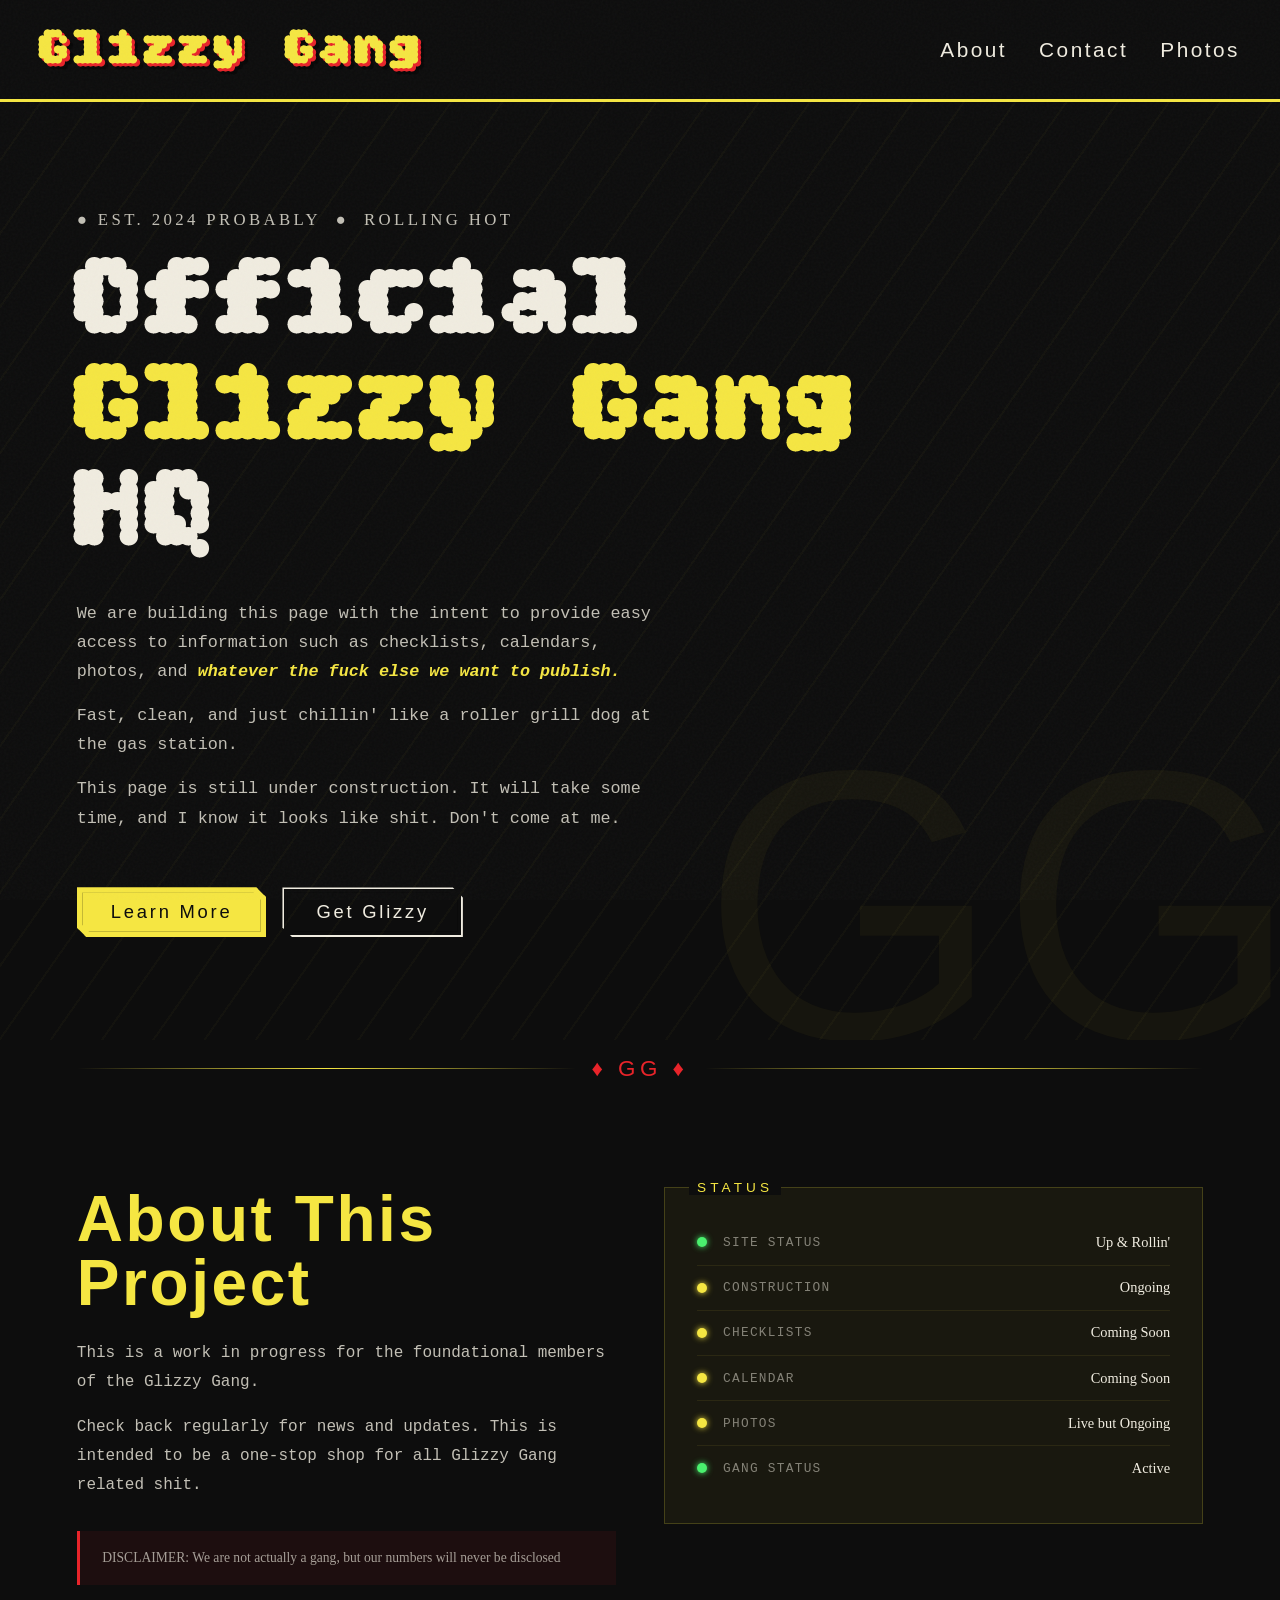
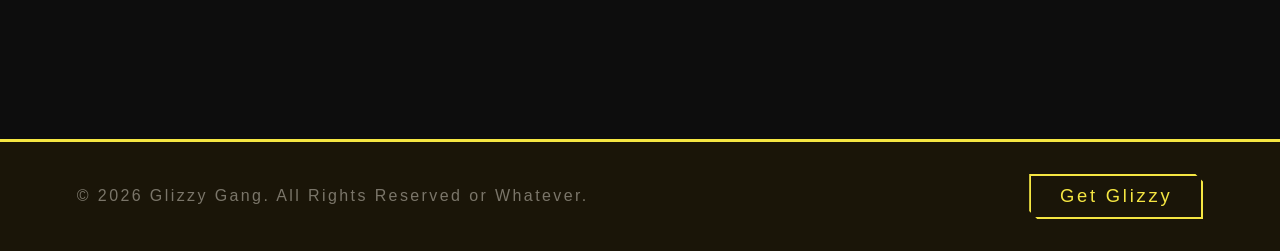
<file: index.html>
<!DOCTYPE html>
<html lang="en">
<head>
    <meta charset="UTF-8">
    <meta name="viewport" content="width=device-width, initial-scale=1.0">
    <title>Glizzy Gang</title>
    <link rel="preconnect" href="https://fonts.googleapis.com">
<link rel="preconnect" href="https://fonts.gstatic.com" crossorigin>
<link href="https://fonts.googleapis.com/css2?family=Bitcount+Grid+Double:wght@100..900&display=swap" rel="stylesheet">

    <style>
        :root {
            --yellow: #f5e642;
            --red: #e8242a;
            --black: #0d0d0d;
            --off-white: #f0ece0;
            --grease: #1a1508;
        }

        * {
            margin: 0;
            padding: 0;
            box-sizing: border-box;
        }

        html {
            scroll-behavior: smooth;
        }

        body {
            background-color: var(--black);
            color: var(--off-white);
            font-family: 'Special Elite', monospace;
            overflow-x: hidden;
            cursor: crosshair;
        }

        /* === GRAIN OVERLAY === */
        body::before {
            content: '';
            position: fixed;
            inset: 0;
            background-image: url("data:image/svg+xml,%3Csvg viewBox='0 0 512 512' xmlns='http://www.w3.org/2000/svg'%3E%3Cfilter id='noise'%3E%3CfeTurbulence type='fractalNoise' baseFrequency='0.75' numOctaves='4' stitchTiles='stitch'/%3E%3C/filter%3E%3Crect width='100%25' height='100%25' filter='url(%23noise)' opacity='0.08'/%3E%3C/svg%3E");
            pointer-events: none;
            z-index: 9999;
            opacity: 0.4;
        }

        /* === HEADER === */
        header {
            display: flex;
            align-items: center;
            justify-content: space-between;
            padding: 1.2rem 2.5rem;
            border-bottom: 3px solid var(--yellow);
            background: var(--black);
            position: sticky;
            top: 0;
            z-index: 100;
        }

        header h1 {
            font-family: 'Bitcount Grid Double', sans-serif;
            font-size: clamp(2rem, 5vw, 3.2rem);
            letter-spacing: 0.08em;
            color: var(--yellow);
            text-shadow: 3px 3px 0 var(--red), 6px 6px 0 rgba(0,0,0,0.4);
            animation: flicker 6s infinite;
        }

        @keyframes flicker {
            0%, 95%, 100% { opacity: 1; }
            96% { opacity: 0.7; }
            97% { opacity: 1; }
            98% { opacity: 0.5; }
            99% { opacity: 1; }
        }

        nav {
            display: flex;
            gap: 2rem;
        }

        nav a {
            font-family: 'Bebas Neue', sans-serif;
            font-size: 1.3rem;
            letter-spacing: 0.12em;
            color: var(--off-white);
            text-decoration: none;
            position: relative;
            transition: color 0.2s;
        }

        nav a::after {
            content: '';
            position: absolute;
            bottom: -3px;
            left: 0;
            width: 0;
            height: 2px;
            background: var(--red);
            transition: width 0.25s ease;
        }

        nav a:hover {
            color: var(--yellow);
        }

        nav a:hover::after {
            width: 100%;
        }

        /* === HERO === */
        .hero {
            min-height: 90vh;
            display: flex;
            flex-direction: column;
            justify-content: center;
            padding: clamp(3rem, 8vw, 7rem) clamp(1.5rem, 6vw, 5rem);
            position: relative;
            overflow: hidden;
        }

        /* diagonal stripe background */
        .hero::before {
            content: '';
            position: absolute;
            inset: 0;
            background: repeating-linear-gradient(
                -55deg,
                transparent,
                transparent 40px,
                rgba(245, 230, 66, 0.028) 40px,
                rgba(245, 230, 66, 0.028) 42px
            );
            pointer-events: none;
        }

        /* big decorative number */
        .hero::after {
            content: 'GG';
            position: absolute;
            right: -0.05em;
            bottom: -0.15em;
            font-family: 'Bebas Neue', sans-serif;
            font-size: clamp(12rem, 30vw, 26rem);
            color: rgba(245, 230, 66, 0.04);
            line-height: 1;
            pointer-events: none;
            user-select: none;
        }

        .hero-tag {
            font-family: 'Permanent Marker', cursive;
            font-size: clamp(0.8rem, 2vw, 1rem);
            color: var(--red);
            letter-spacing: 0.2em;
            text-transform: uppercase;
            margin-bottom: 1rem;
            animation: slideIn 0.6s ease both;
        }

        .hero h2 {
            font-family: 'Bitcount Grid Double', sans-serif;
            font-size: clamp(3rem, 9vw, 8rem);
            line-height: 0.92;
            letter-spacing: 0.02em;
            color: var(--off-white);
            max-width: 14ch;
            margin-bottom: 2rem;
            animation: slideIn 0.7s ease 0.1s both;
        }

        .hero h2 span {
            color: var(--yellow);
            display: block;
        }

        .hero-body {
            max-width: 600px;
            animation: slideIn 0.7s ease 0.2s both;
        }

        .hero p {
            font-size: clamp(0.9rem, 1.8vw, 1.05rem);
            line-height: 1.75;
            color: rgba(240, 236, 224, 0.8);
            margin-bottom: 0.9rem;
        }

        .hero p strong {
            color: var(--yellow);
            font-style: italic;
        }

        .hero-actions {
            margin-top: 2.5rem;
            display: flex;
            gap: 1rem;
            flex-wrap: wrap;
            animation: slideIn 0.7s ease 0.3s both;
        }

        .btn {
            display: inline-block;
            font-family: 'Bebas Neue', sans-serif;
            font-size: 1.15rem;
            letter-spacing: 0.15em;
            padding: 0.75rem 2rem;
            background: var(--yellow);
            color: var(--black);
            text-decoration: none;
            border: 2px solid var(--yellow);
            position: relative;
            transition: all 0.18s ease;
            clip-path: polygon(0 0, calc(100% - 10px) 0, 100% 10px, 100% 100%, 10px 100%, 0 calc(100% - 10px));
        }

        .btn::before {
            content: '';
            position: absolute;
            inset: 3px;
            border: 1px solid rgba(0,0,0,0.2);
            clip-path: polygon(0 0, calc(100% - 8px) 0, 100% 8px, 100% 100%, 8px 100%, 0 calc(100% - 8px));
            pointer-events: none;
        }

        .btn:hover {
            background: var(--red);
            border-color: var(--red);
            color: var(--off-white);
            transform: translate(-2px, -2px);
            box-shadow: 4px 4px 0 var(--yellow);
        }

        .btn-ghost {
            background: transparent;
            color: var(--off-white);
            border-color: var(--off-white);
        }

        .btn-ghost:hover {
            background: var(--off-white);
            color: var(--black);
            box-shadow: 4px 4px 0 rgba(240, 236, 224, 0.3);
        }

        /* === DIVIDER === */
        .divider {
            display: flex;
            align-items: center;
            gap: 1rem;
            padding: 0 clamp(1.5rem, 6vw, 5rem);
            margin: 1rem 0;
        }

        .divider-line {
            flex: 1;
            height: 1px;
            background: linear-gradient(90deg, transparent, var(--yellow), transparent);
        }

        .divider-icon {
            font-family: 'Bebas Neue', sans-serif;
            font-size: 1.4rem;
            color: var(--red);
            letter-spacing: 0.2em;
        }

        /* === MAIN CONTENT === */
        .content {
            padding: clamp(3rem, 7vw, 6rem) clamp(1.5rem, 6vw, 5rem);
            display: grid;
            grid-template-columns: 1fr 1fr;
            gap: 3rem;
            align-items: start;
        }

        @media (max-width: 700px) {
            .content { grid-template-columns: 1fr; }
        }

        .content-left {
            animation: slideIn 0.6s ease 0.1s both;
        }

        .content h3 {
            font-family: 'Bebas Neue', sans-serif;
            font-size: clamp(2.5rem, 5vw, 4rem);
            color: var(--yellow);
            line-height: 1;
            margin-bottom: 1.5rem;
            letter-spacing: 0.04em;
        }

        .content p {
            font-size: 1rem;
            line-height: 1.8;
            color: rgba(240, 236, 224, 0.8);
            margin-bottom: 1rem;
        }

        .disclaimer {
            margin-top: 2rem;
            padding: 1rem 1.4rem;
            border-left: 3px solid var(--red);
            background: rgba(232, 36, 42, 0.07);
            font-family: 'Permanent Marker', cursive;
            font-size: 0.85rem;
            color: rgba(240, 236, 224, 0.65);
            line-height: 1.6;
        }

        /* === STATUS CARD === */
        .status-card {
            background: rgba(245, 230, 66, 0.05);
            border: 1px solid rgba(245, 230, 66, 0.2);
            padding: 2rem;
            position: relative;
            animation: slideIn 0.6s ease 0.2s both;
        }

        .status-card::before {
            content: 'STATUS';
            position: absolute;
            top: -0.6em;
            left: 1.5rem;
            font-family: 'Bebas Neue', sans-serif;
            font-size: 0.85rem;
            letter-spacing: 0.3em;
            background: var(--black);
            padding: 0 0.5rem;
            color: var(--yellow);
        }

        .status-item {
            display: flex;
            align-items: center;
            gap: 1rem;
            padding: 0.85rem 0;
            border-bottom: 1px solid rgba(245, 230, 66, 0.08);
            font-size: 0.95rem;
        }

        .status-item:last-child {
            border-bottom: none;
        }

        .status-dot {
            width: 10px;
            height: 10px;
            border-radius: 50%;
            flex-shrink: 0;
        }

        .dot-red { background: var(--red); box-shadow: 0 0 6px var(--red); }
        .dot-yellow {
            background: var(--yellow);
            box-shadow: 0 0 6px var(--yellow);
            animation: pulse 2s infinite;
        }
        .dot-green { background: #4af06e; box-shadow: 0 0 6px #4af06e; }

        @keyframes pulse {
            0%, 100% { opacity: 1; }
            50% { opacity: 0.4; }
        }

        .status-label {
            color: rgba(240, 236, 224, 0.5);
            font-size: 0.8rem;
            letter-spacing: 0.1em;
            text-transform: uppercase;
        }

        .status-value {
            margin-left: auto;
            font-family: 'Permanent Marker', cursive;
            font-size: 0.9rem;
            color: var(--off-white);
        }

        /* === FOOTER === */
        footer {
            margin-top: 4rem;
            padding: 2rem clamp(1.5rem, 6vw, 5rem);
            border-top: 3px solid var(--yellow);
            display: flex;
            align-items: center;
            justify-content: space-between;
            flex-wrap: wrap;
            gap: 1rem;
            background: var(--grease);
        }

        footer p {
            font-family: 'Bebas Neue', sans-serif;
            font-size: 1rem;
            letter-spacing: 0.15em;
            color: rgba(240, 236, 224, 0.45);
        }

        .email-btn {
            display: inline-block;
            font-family: 'Bebas Neue', sans-serif;
            font-size: 1.15rem;
            letter-spacing: 0.15em;
            padding: 0.6rem 1.8rem;
            background: transparent;
            color: var(--yellow);
            text-decoration: none;
            border: 2px solid var(--yellow);
            transition: all 0.18s ease;
            clip-path: polygon(0 0, calc(100% - 8px) 0, 100% 8px, 100% 100%, 8px 100%, 0 calc(100% - 8px));
        }

        .email-btn:hover {
            background: var(--yellow);
            color: var(--black);
        }

        /* === ANIMATIONS === */
        @keyframes slideIn {
            from {
                opacity: 0;
                transform: translateY(22px);
            }
            to {
                opacity: 1;
                transform: translateY(0);
            }
        }

        /* === SCROLLBAR === */
        ::-webkit-scrollbar { width: 6px; }
        ::-webkit-scrollbar-track { background: var(--black); }
        ::-webkit-scrollbar-thumb { background: var(--yellow); }
    </style>
</head>
<body>

    <header>
        <h1>Glizzy Gang</h1>
        <nav>
            <a href="#about">About</a>
            <a href="#contact">Contact</a>
            <a href="photos.html">Photos</a>
        </nav>
    </header>

    <section class="hero">
        <p class="hero-tag">&#9679; Est. 2024 probably &nbsp;&#9679;&nbsp; Rolling Hot</p>
        <h2>Official <span>Glizzy Gang</span> HQ</h2>
        <div class="hero-body">
            <p>We are building this page with the intent to provide easy access to information such as checklists, calendars, photos, and <strong>whatever the fuck else we want to publish.</strong></p>
            <p>Fast, clean, and just chillin' like a roller grill dog at the gas station.</p>
            <p>This page is still under construction. It will take some time, and I know it looks like shit. Don't come at me.</p>
        </div>
        <div class="hero-actions">
            <a href="#about" class="btn">Learn More</a>
            <a href="#contact" class="btn btn-ghost">Get Glizzy</a>
        </div>
        </section>

    <div class="divider">
        <div class="divider-line"></div>
        <span class="divider-icon">&#9830; GG &#9830;</span>
        <div class="divider-line"></div>
    </div>

    <main class="content" id="about">
        <div class="content-left">
            <h3>About This Project</h3>
            <p>This is a work in progress for the foundational members of the Glizzy Gang.</p>
            <p>Check back regularly for news and updates. This is intended to be a one-stop shop for all Glizzy Gang related shit.</p>
            <div class="disclaimer">
                DISCLAIMER: We are not actually a gang, but our numbers will never be disclosed
            </div>
        </div>

        <div class="status-card">
            <div class="status-item">
                <div class="status-dot dot-green"></div>
                <span class="status-label">Site Status</span>
                <span class="status-value">Up & Rollin'</span>
            </div>
            <div class="status-item">
                <div class="status-dot dot-yellow"></div>
                <span class="status-label">Construction</span>
                <span class="status-value">Ongoing</span>
            </div>
            <div class="status-item">
                <div class="status-dot dot-yellow"></div>
                <span class="status-label">Checklists</span>
                <span class="status-value">Coming Soon</span>
            </div>
            <div class="status-item">
                <div class="status-dot dot-yellow"></div>
                <span class="status-label">Calendar</span>
                <span class="status-value">Coming Soon</span>
            </div>
            <div class="status-item">
                <div class="status-dot dot-yellow"></div>
                <span class="status-label">Photos</span>
                <span class="status-value">Live but Ongoing</span>
            </div>
            <div class="status-item">
                <div class="status-dot dot-green"></div>
                <span class="status-label">Gang Status</span>
                <span class="status-value">Active</span>
            </div>
        </div>
    </main>

    <footer id="contact">
        <p>&copy; 2026 Glizzy Gang. All Rights Reserved or Whatever.</p>
        <p><a href="mailto:info@glizzygang.club" class="email-btn">Get Glizzy</a></p>
    </footer>

</body>
</html>
</file>
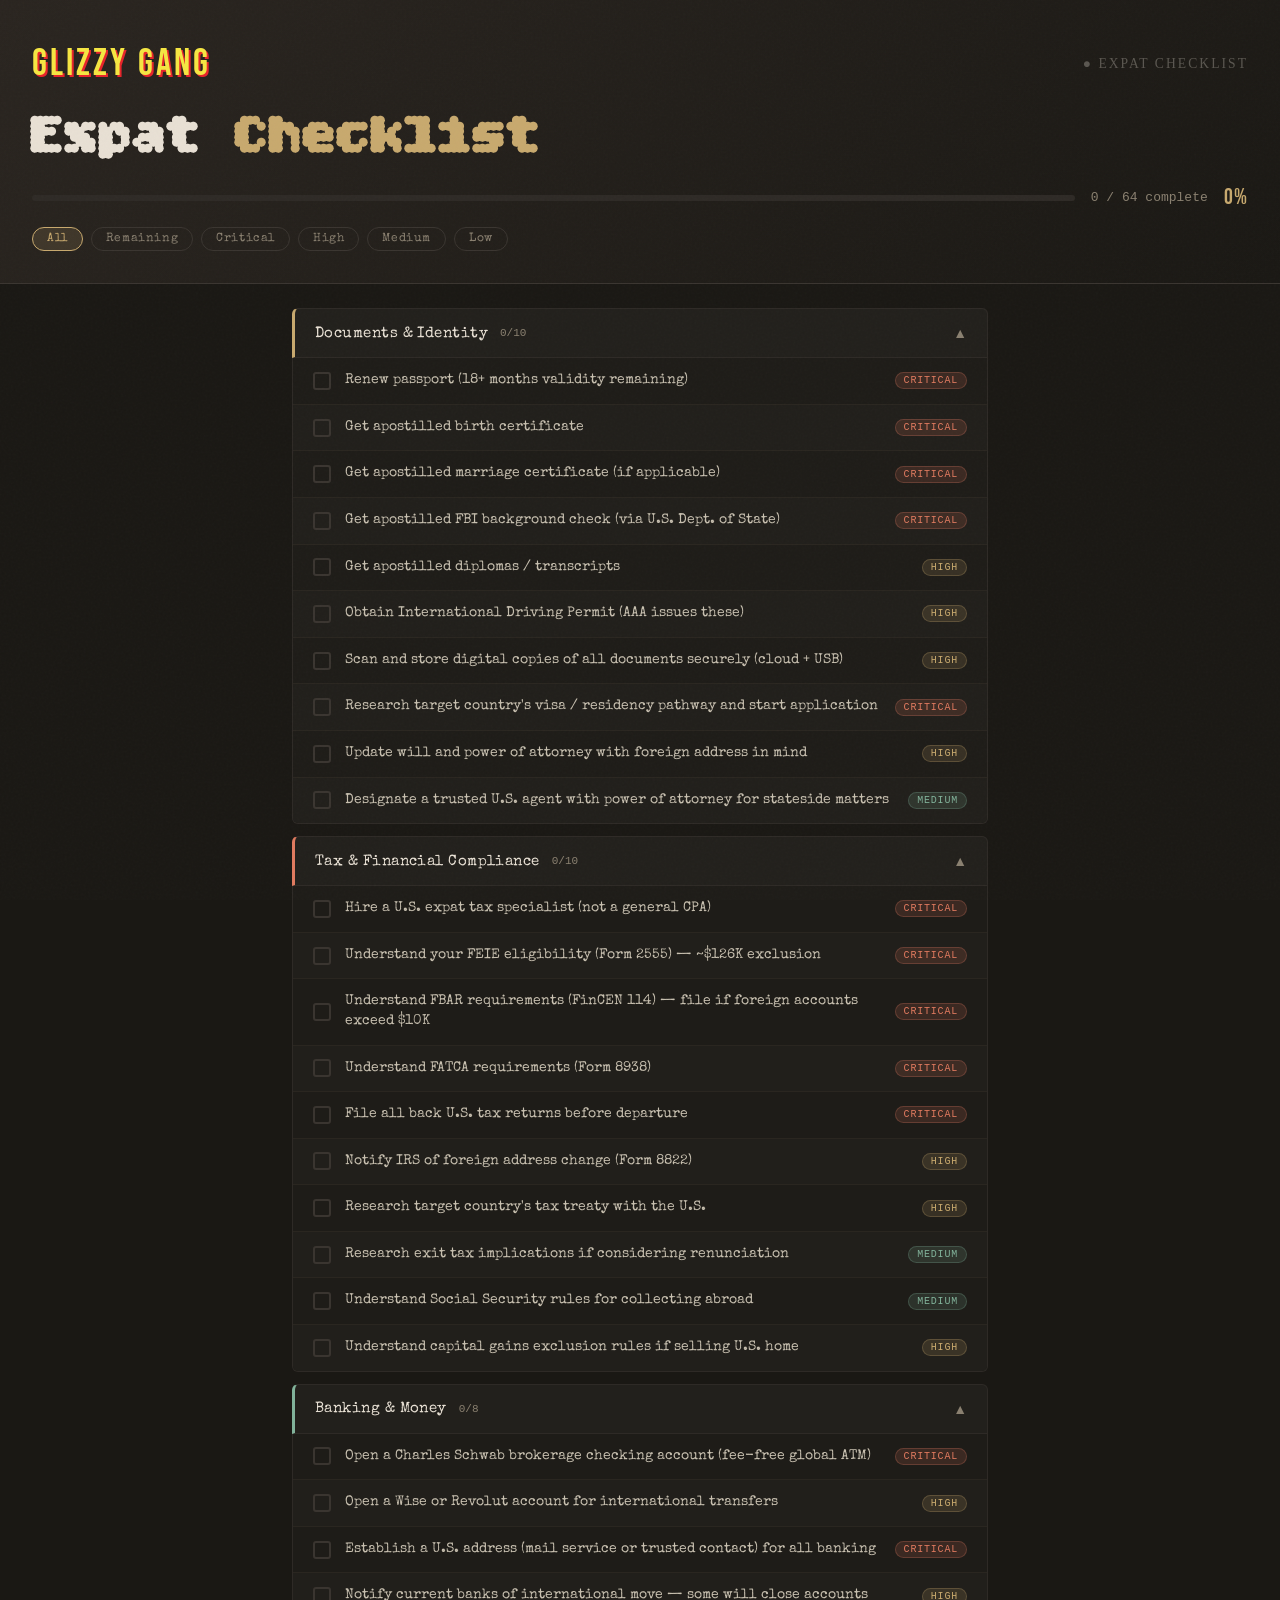
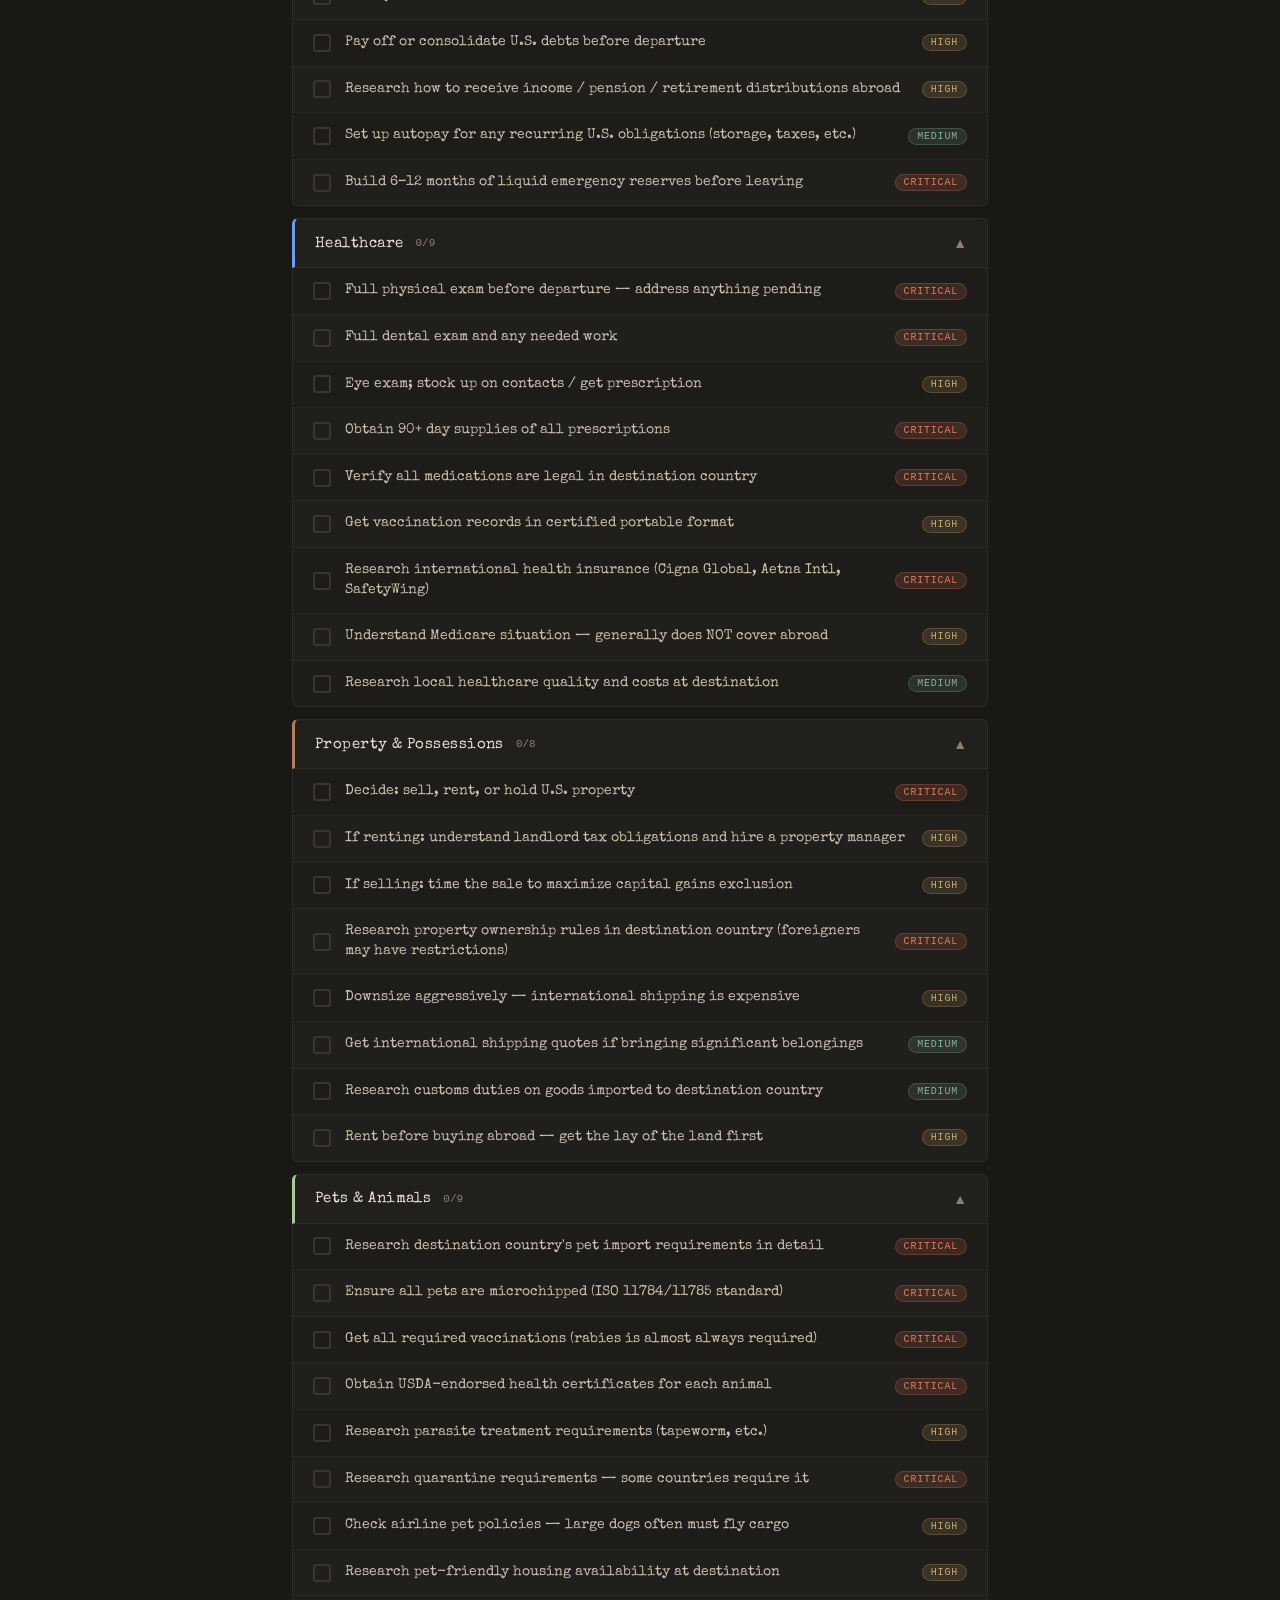
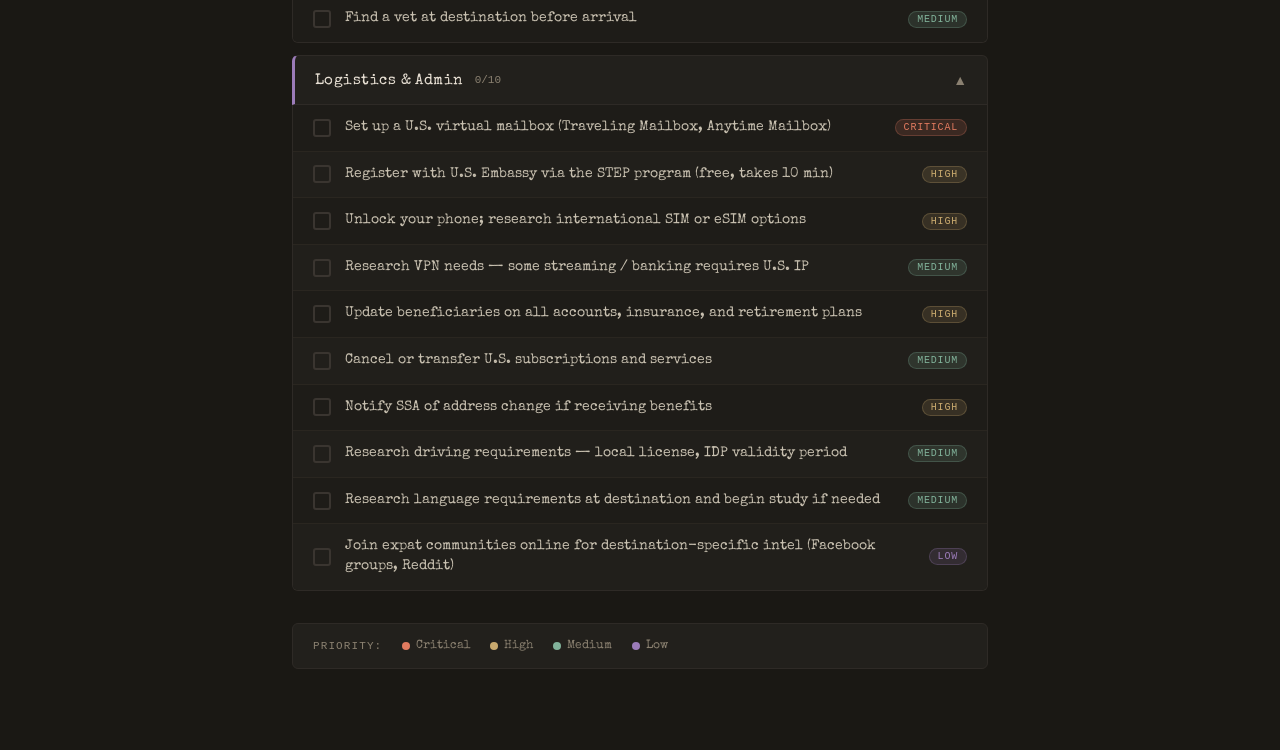
<file: checklist.html>
<!DOCTYPE html>
<html lang="en">
<head>
    <meta charset="UTF-8">
    <meta name="viewport" content="width=device-width, initial-scale=1.0">
    <title>Expat Checklist — Glizzy Gang</title>
    <meta name="robots" content="noindex, nofollow">
    <link rel="preconnect" href="https://fonts.googleapis.com">
    <link rel="preconnect" href="https://fonts.gstatic.com" crossorigin>
    <link href="https://fonts.googleapis.com/css2?family=Bebas+Neue&family=Special+Elite&family=Permanent+Marker&display=swap" rel="stylesheet">
    <link href="https://fonts.googleapis.com/css2?family=Bitcount+Grid+Double:wght@100..900&display=swap" rel="stylesheet">

    <style>
        * { margin: 0; padding: 0; box-sizing: border-box; }
        html { scroll-behavior: smooth; }

        body {
            min-height: 100vh;
            background: #1a1814;
            color: #e8e0d4;
            font-family: 'Special Elite', Georgia, serif;
        }

        body::before {
            content: '';
            position: fixed;
            inset: 0;
            background-image: url("data:image/svg+xml,%3Csvg viewBox='0 0 512 512' xmlns='http://www.w3.org/2000/svg'%3E%3Cfilter id='noise'%3E%3CfeTurbulence type='fractalNoise' baseFrequency='0.75' numOctaves='4' stitchTiles='stitch'/%3E%3C/filter%3E%3Crect width='100%25' height='100%25' filter='url(%23noise)' opacity='0.08'/%3E%3C/svg%3E");
            pointer-events: none;
            z-index: 9999;
            opacity: 0.3;
        }

        /* === STICKY HEADER === */
        .top-header {
            background: linear-gradient(135deg, #2a2520 0%, #1a1814 100%);
            border-bottom: 1px solid #3a3530;
            padding: 40px 32px 32px;
            position: sticky;
            top: 0;
            z-index: 100;
        }

        .site-nav {
            display: flex;
            align-items: center;
            justify-content: space-between;
            margin-bottom: 24px;
        }

        .site-nav a {
            font-family: 'Bebas Neue', sans-serif;
            font-size: clamp(1.6rem, 4vw, 2.4rem);
            letter-spacing: 0.08em;
            color: #f5e642;
            text-decoration: none;
            text-shadow: 2px 2px 0 #e8242a;
        }

        .site-nav span {
            font-family: 'Permanent Marker', cursive;
            font-size: 0.85rem;
            color: rgba(232, 224, 212, 0.3);
            letter-spacing: 0.15em;
        }

        .header-title {
            font-family: 'Bitcount Grid Double', monospace;
            font-size: clamp(2rem, 6vw, 3.5rem);
            color: #e8e0d4;
            line-height: 0.95;
            margin-bottom: 20px;
        }

        .header-title span { color: #c8a96e; }

        /* Progress bar */
        .progress-row {
            display: flex;
            align-items: center;
            gap: 16px;
            margin-bottom: 16px;
        }

        .progress-bar-track {
            flex: 1;
            height: 6px;
            background: #2e2a26;
            border-radius: 3px;
            overflow: hidden;
        }

        .progress-bar-fill {
            height: 100%;
            background: linear-gradient(90deg, #c8a96e, #81b29a);
            border-radius: 3px;
            transition: width 0.3s ease;
        }

        .progress-label {
            font-family: monospace;
            font-size: 13px;
            color: #8a8070;
            white-space: nowrap;
        }

        .progress-pct {
            font-family: 'Bebas Neue', sans-serif;
            font-size: 1.4rem;
            color: #c8a96e;
            letter-spacing: 0.05em;
            white-space: nowrap;
        }

        /* Filter buttons */
        .filters {
            display: flex;
            gap: 8px;
            flex-wrap: wrap;
        }

        .filter-btn {
            padding: 5px 14px;
            border-radius: 20px;
            font-family: 'Special Elite', serif;
            font-size: 12px;
            cursor: pointer;
            letter-spacing: 0.05em;
            text-transform: capitalize;
            transition: all 0.15s;
            border: 1px solid #3a3530;
            background: transparent;
            color: #8a8070;
        }

        .filter-btn.active {
            border-color: #c8a96e;
            background: rgba(200,169,110,0.15);
            color: #c8a96e;
        }

        /* === SECTIONS === */
        .sections {
            max-width: 760px;
            margin: 0 auto;
            padding: 24px 32px 80px;
        }

        .section {
            margin-bottom: 12px;
        }

        .section-header {
            width: 100%;
            display: flex;
            align-items: center;
            justify-content: space-between;
            padding: 16px 20px;
            background: #22201c;
            border: 1px solid #2e2a26;
            border-radius: 6px 6px 0 0;
            cursor: pointer;
            color: #e8e0d4;
            text-align: left;
            transition: background 0.15s;
        }

        .section-header.collapsed {
            border-radius: 6px;
        }

        .section-header:hover { background: #272420; }

        .section-header-left {
            display: flex;
            align-items: center;
            gap: 12px;
        }

        .section-title {
            font-family: 'Special Elite', serif;
            font-size: 15px;
            font-weight: normal;
            letter-spacing: 0.03em;
        }

        .section-count {
            font-family: monospace;
            font-size: 11px;
            color: #8a8070;
        }

        .section-count.complete { color: #81b29a; }

        .section-arrow {
            color: #8a8070;
            font-size: 14px;
        }

        /* Items */
        .section-items {
            border: 1px solid #2e2a26;
            border-top: none;
            border-radius: 0 0 6px 6px;
            overflow: hidden;
        }

        .section-items.hidden { display: none; }

        .item {
            display: flex;
            align-items: center;
            gap: 14px;
            padding: 13px 20px;
            border-bottom: 1px solid #2a2620;
            cursor: pointer;
            transition: background 0.1s;
        }

        .item:last-child { border-bottom: none; }
        .item:hover { background: rgba(200,169,110,0.05) !important; }
        .item.even { background: #1e1c18; }
        .item.odd { background: #211f1b; }
        .item.done { background: rgba(129,178,154,0.04) !important; }

        .checkbox {
            width: 18px;
            height: 18px;
            border-radius: 3px;
            border: 2px solid #3a3530;
            background: transparent;
            flex-shrink: 0;
            display: flex;
            align-items: center;
            justify-content: center;
            transition: all 0.15s;
        }

        .checkbox.checked {
            border-color: #81b29a;
            background: #81b29a;
        }

        .checkbox.checked::after {
            content: '✓';
            color: #1a1814;
            font-size: 11px;
            font-weight: bold;
        }

        .item-text {
            font-family: 'Special Elite', serif;
            font-size: 14px;
            color: #c8c0b0;
            flex: 1;
            line-height: 1.4;
            transition: color 0.15s;
        }

        .item-text.done {
            color: #5a5650;
            text-decoration: line-through;
        }

        .priority-badge {
            font-size: 10px;
            padding: 2px 8px;
            border-radius: 10px;
            letter-spacing: 0.08em;
            text-transform: uppercase;
            flex-shrink: 0;
            font-family: monospace;
        }

        /* === LEGEND === */
        .legend {
            margin-top: 32px;
            padding: 16px 20px;
            background: #22201c;
            border-radius: 6px;
            border: 1px solid #2e2a26;
            display: flex;
            gap: 20px;
            flex-wrap: wrap;
            align-items: center;
        }

        .legend-label {
            font-size: 11px;
            color: #8a8070;
            letter-spacing: 0.1em;
            text-transform: uppercase;
            font-family: monospace;
        }

        .legend-item {
            display: flex;
            align-items: center;
            gap: 6px;
        }

        .legend-dot {
            width: 8px;
            height: 8px;
            border-radius: 50%;
        }

        .legend-item span {
            font-size: 12px;
            color: #8a8070;
            font-family: 'Special Elite', serif;
        }

        ::-webkit-scrollbar { width: 6px; }
        ::-webkit-scrollbar-track { background: #1a1814; }
        ::-webkit-scrollbar-thumb { background: #c8a96e; }
    </style>
</head>
<body>

<div class="top-header">
    <div class="site-nav">
        <a href="index.html">Glizzy Gang</a>
        <span>&#9679; EXPAT CHECKLIST</span>
    </div>
    <h1 class="header-title">Expat <span>Checklist</span></h1>
    <div class="progress-row">
        <div class="progress-bar-track">
            <div class="progress-bar-fill" id="progressFill" style="width:0%"></div>
        </div>
        <span class="progress-label" id="progressLabel">0 / 0 complete</span>
        <span class="progress-pct" id="progressPct">0%</span>
    </div>
    <div class="filters" id="filters">
        <button class="filter-btn active" data-filter="all">All</button>
        <button class="filter-btn" data-filter="remaining">Remaining</button>
        <button class="filter-btn" data-filter="critical">Critical</button>
        <button class="filter-btn" data-filter="high">High</button>
        <button class="filter-btn" data-filter="medium">Medium</button>
        <button class="filter-btn" data-filter="low">Low</button>
    </div>
</div>

<div class="sections" id="sections"></div>

<script>
const sections = [
  { id: "documents", title: "Documents & Identity", color: "#c8a96e", items: [
    { id: "d1", text: "Renew passport (18+ months validity remaining)", priority: "critical" },
    { id: "d2", text: "Get apostilled birth certificate", priority: "critical" },
    { id: "d3", text: "Get apostilled marriage certificate (if applicable)", priority: "critical" },
    { id: "d4", text: "Get apostilled FBI background check (via U.S. Dept. of State)", priority: "critical" },
    { id: "d5", text: "Get apostilled diplomas / transcripts", priority: "high" },
    { id: "d6", text: "Obtain International Driving Permit (AAA issues these)", priority: "high" },
    { id: "d7", text: "Scan and store digital copies of all documents securely (cloud + USB)", priority: "high" },
    { id: "d8", text: "Research target country's visa / residency pathway and start application", priority: "critical" },
    { id: "d9", text: "Update will and power of attorney with foreign address in mind", priority: "high" },
    { id: "d10", text: "Designate a trusted U.S. agent with power of attorney for stateside matters", priority: "medium" },
  ]},
  { id: "tax", title: "Tax & Financial Compliance", color: "#e07a5f", items: [
    { id: "t1", text: "Hire a U.S. expat tax specialist (not a general CPA)", priority: "critical" },
    { id: "t2", text: "Understand your FEIE eligibility (Form 2555) — ~$126K exclusion", priority: "critical" },
    { id: "t3", text: "Understand FBAR requirements (FinCEN 114) — file if foreign accounts exceed $10K", priority: "critical" },
    { id: "t4", text: "Understand FATCA requirements (Form 8938)", priority: "critical" },
    { id: "t5", text: "File all back U.S. tax returns before departure", priority: "critical" },
    { id: "t6", text: "Notify IRS of foreign address change (Form 8822)", priority: "high" },
    { id: "t7", text: "Research target country's tax treaty with the U.S.", priority: "high" },
    { id: "t8", text: "Research exit tax implications if considering renunciation", priority: "medium" },
    { id: "t9", text: "Understand Social Security rules for collecting abroad", priority: "medium" },
    { id: "t10", text: "Understand capital gains exclusion rules if selling U.S. home", priority: "high" },
  ]},
  { id: "banking", title: "Banking & Money", color: "#81b29a", items: [
    { id: "b1", text: "Open a Charles Schwab brokerage checking account (fee-free global ATM)", priority: "critical" },
    { id: "b2", text: "Open a Wise or Revolut account for international transfers", priority: "high" },
    { id: "b3", text: "Establish a U.S. address (mail service or trusted contact) for all banking", priority: "critical" },
    { id: "b4", text: "Notify current banks of international move — some will close accounts", priority: "high" },
    { id: "b5", text: "Pay off or consolidate U.S. debts before departure", priority: "high" },
    { id: "b6", text: "Research how to receive income / pension / retirement distributions abroad", priority: "high" },
    { id: "b7", text: "Set up autopay for any recurring U.S. obligations (storage, taxes, etc.)", priority: "medium" },
    { id: "b8", text: "Build 6–12 months of liquid emergency reserves before leaving", priority: "critical" },
  ]},
  { id: "healthcare", title: "Healthcare", color: "#6d9eeb", items: [
    { id: "h1", text: "Full physical exam before departure — address anything pending", priority: "critical" },
    { id: "h2", text: "Full dental exam and any needed work", priority: "critical" },
    { id: "h3", text: "Eye exam; stock up on contacts / get prescription", priority: "high" },
    { id: "h4", text: "Obtain 90+ day supplies of all prescriptions", priority: "critical" },
    { id: "h5", text: "Verify all medications are legal in destination country", priority: "critical" },
    { id: "h6", text: "Get vaccination records in certified portable format", priority: "high" },
    { id: "h7", text: "Research international health insurance (Cigna Global, Aetna Intl, SafetyWing)", priority: "critical" },
    { id: "h8", text: "Understand Medicare situation — generally does NOT cover abroad", priority: "high" },
    { id: "h9", text: "Research local healthcare quality and costs at destination", priority: "medium" },
  ]},
  { id: "property", title: "Property & Possessions", color: "#b07d62", items: [
    { id: "p1", text: "Decide: sell, rent, or hold U.S. property", priority: "critical" },
    { id: "p2", text: "If renting: understand landlord tax obligations and hire a property manager", priority: "high" },
    { id: "p3", text: "If selling: time the sale to maximize capital gains exclusion", priority: "high" },
    { id: "p4", text: "Research property ownership rules in destination country (foreigners may have restrictions)", priority: "critical" },
    { id: "p5", text: "Downsize aggressively — international shipping is expensive", priority: "high" },
    { id: "p6", text: "Get international shipping quotes if bringing significant belongings", priority: "medium" },
    { id: "p7", text: "Research customs duties on goods imported to destination country", priority: "medium" },
    { id: "p8", text: "Rent before buying abroad — get the lay of the land first", priority: "high" },
  ]},
  { id: "pets", title: "Pets & Animals", color: "#a8c5a0", items: [
    { id: "a1", text: "Research destination country's pet import requirements in detail", priority: "critical" },
    { id: "a2", text: "Ensure all pets are microchipped (ISO 11784/11785 standard)", priority: "critical" },
    { id: "a3", text: "Get all required vaccinations (rabies is almost always required)", priority: "critical" },
    { id: "a4", text: "Obtain USDA-endorsed health certificates for each animal", priority: "critical" },
    { id: "a5", text: "Research parasite treatment requirements (tapeworm, etc.)", priority: "high" },
    { id: "a6", text: "Research quarantine requirements — some countries require it", priority: "critical" },
    { id: "a7", text: "Check airline pet policies — large dogs often must fly cargo", priority: "high" },
    { id: "a8", text: "Research pet-friendly housing availability at destination", priority: "high" },
    { id: "a9", text: "Find a vet at destination before arrival", priority: "medium" },
  ]},
  { id: "logistics", title: "Logistics & Admin", color: "#9b7bb8", items: [
    { id: "l1", text: "Set up a U.S. virtual mailbox (Traveling Mailbox, Anytime Mailbox)", priority: "critical" },
    { id: "l2", text: "Register with U.S. Embassy via the STEP program (free, takes 10 min)", priority: "high" },
    { id: "l3", text: "Unlock your phone; research international SIM or eSIM options", priority: "high" },
    { id: "l4", text: "Research VPN needs — some streaming / banking requires U.S. IP", priority: "medium" },
    { id: "l5", text: "Update beneficiaries on all accounts, insurance, and retirement plans", priority: "high" },
    { id: "l6", text: "Cancel or transfer U.S. subscriptions and services", priority: "medium" },
    { id: "l7", text: "Notify SSA of address change if receiving benefits", priority: "high" },
    { id: "l8", text: "Research driving requirements — local license, IDP validity period", priority: "medium" },
    { id: "l9", text: "Research language requirements at destination and begin study if needed", priority: "medium" },
    { id: "l10", text: "Join expat communities online for destination-specific intel (Facebook groups, Reddit)", priority: "low" },
  ]},
];

const priorityConfig = {
  critical: { label: "Critical", color: "#e07a5f", bg: "rgba(224,122,95,0.15)" },
  high:     { label: "High",     color: "#c8a96e", bg: "rgba(200,169,110,0.15)" },
  medium:   { label: "Medium",   color: "#81b29a", bg: "rgba(129,178,154,0.15)" },
  low:      { label: "Low",      color: "#9b7bb8", bg: "rgba(155,123,184,0.15)" },
};

// State
let checked = JSON.parse(localStorage.getItem('gg-checklist') || '{}');
let openSections = Object.fromEntries(sections.map(s => [s.id, true]));
let currentFilter = 'all';

function save() {
  localStorage.setItem('gg-checklist', JSON.stringify(checked));
}

function allItems() {
  return sections.flatMap(s => s.items);
}

function updateProgress() {
  const all = allItems();
  const done = all.filter(i => checked[i.id]).length;
  const pct = all.length ? Math.round((done / all.length) * 100) : 0;
  document.getElementById('progressFill').style.width = pct + '%';
  document.getElementById('progressLabel').textContent = done + ' / ' + all.length + ' complete';
  document.getElementById('progressPct').textContent = pct + '%';
}

function getFilteredItems(section) {
  return section.items.filter(i => {
    if (currentFilter === 'all') return true;
    if (currentFilter === 'remaining') return !checked[i.id];
    return i.priority === currentFilter;
  });
}

function renderSections() {
  const container = document.getElementById('sections');
  container.innerHTML = '';

  sections.forEach(section => {
    const items = getFilteredItems(section);
    if (!items.length) return;

    const sectionChecked = section.items.filter(i => checked[i.id]).length;
    const isOpen = openSections[section.id];

    const div = document.createElement('div');
    div.className = 'section';

    // Header
    const hdr = document.createElement('button');
    hdr.className = 'section-header' + (isOpen ? '' : ' collapsed');
    hdr.style.borderLeft = `3px solid ${section.color}`;
    hdr.innerHTML = `
      <div class="section-header-left">
        <span class="section-title">${section.title}</span>
        <span class="section-count ${sectionChecked === section.items.length ? 'complete' : ''}">${sectionChecked}/${section.items.length}</span>
      </div>
      <span class="section-arrow">${isOpen ? '▲' : '▼'}</span>
    `;
    hdr.addEventListener('click', () => {
      openSections[section.id] = !openSections[section.id];
      renderSections();
    });

    // Items list
    const list = document.createElement('div');
    list.className = 'section-items' + (isOpen ? '' : ' hidden');

    items.forEach((item, idx) => {
      const isDone = !!checked[item.id];
      const pc = priorityConfig[item.priority];

      const row = document.createElement('div');
      row.className = 'item ' + (isDone ? 'done' : (idx % 2 === 0 ? 'even' : 'odd'));

      row.innerHTML = `
        <div class="checkbox ${isDone ? 'checked' : ''}"></div>
        <span class="item-text ${isDone ? 'done' : ''}">${item.text}</span>
        <span class="priority-badge" style="color:${pc.color};background:${pc.bg};border:1px solid ${pc.color}40">${pc.label}</span>
      `;

      row.addEventListener('click', () => {
        checked[item.id] = !checked[item.id];
        save();
        updateProgress();
        renderSections();
      });

      list.appendChild(row);
    });

    div.appendChild(hdr);
    div.appendChild(list);
    container.appendChild(div);
  });

  // Legend
  const legend = document.createElement('div');
  legend.className = 'legend';
  legend.innerHTML = '<span class="legend-label">Priority:</span>' +
    Object.entries(priorityConfig).map(([key, val]) =>
      `<div class="legend-item"><div class="legend-dot" style="background:${val.color}"></div><span>${val.label}</span></div>`
    ).join('');
  container.appendChild(legend);
}

// Filter buttons
document.getElementById('filters').addEventListener('click', e => {
  const btn = e.target.closest('.filter-btn');
  if (!btn) return;
  currentFilter = btn.dataset.filter;
  document.querySelectorAll('.filter-btn').forEach(b => b.classList.remove('active'));
  btn.classList.add('active');
  renderSections();
});

// Init
updateProgress();
renderSections();
</script>

</body>
</html>
</file>
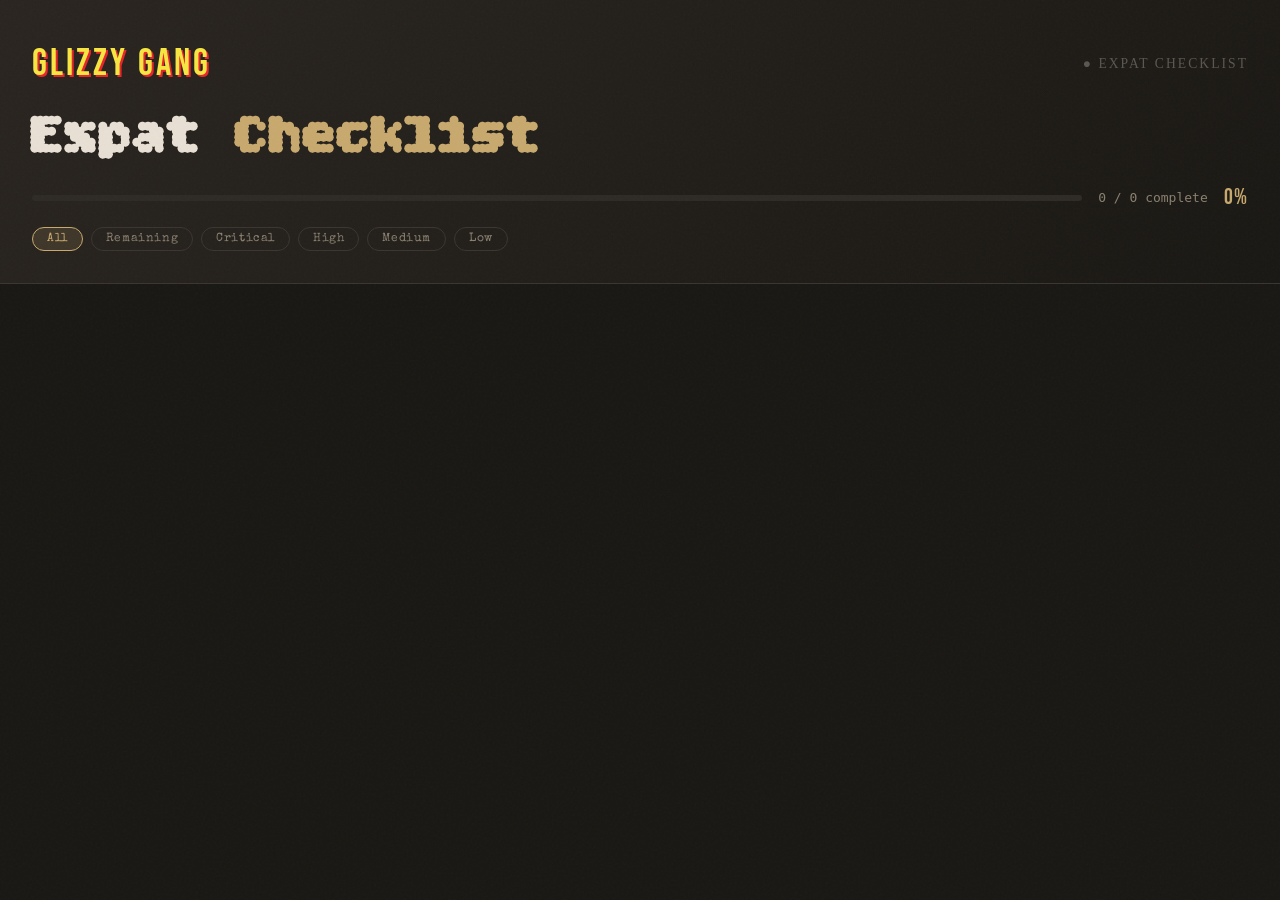
<file: topsecret.html>
<!DOCTYPE html>
<html lang="en">
<head>
    <meta charset="UTF-8">
    <meta name="viewport" content="width=device-width, initial-scale=1.0">
    <title>Expat Checklist — Glizzy Gang</title>
    <meta name="robots" content="noindex, nofollow">
    <link rel="preconnect" href="https://fonts.googleapis.com">
    <link rel="preconnect" href="https://fonts.gstatic.com" crossorigin>
    <link href="https://fonts.googleapis.com/css2?family=Bebas+Neue&family=Special+Elite&family=Permanent+Marker&display=swap" rel="stylesheet">
    <link href="https://fonts.googleapis.com/css2?family=Bitcount+Grid+Double:wght@100..900&display=swap" rel="stylesheet">

    <style>
        * { margin: 0; padding: 0; box-sizing: border-box; }
        html { scroll-behavior: smooth; }

        body {
            min-height: 100vh;
            background: #1a1814;
            color: #e8e0d4;
            font-family: 'Special Elite', Georgia, serif;
        }

        body::before {
            content: '';
            position: fixed;
            inset: 0;
            background-image: url("data:image/svg+xml,%3Csvg viewBox='0 0 512 512' xmlns='http://www.w3.org/2000/svg'%3E%3Cfilter id='noise'%3E%3CfeTurbulence type='fractalNoise' baseFrequency='0.75' numOctaves='4' stitchTiles='stitch'/%3E%3C/filter%3E%3Crect width='100%25' height='100%25' filter='url(%23noise)' opacity='0.08'/%3E%3C/svg%3E");
            pointer-events: none;
            z-index: 9999;
            opacity: 0.3;
        }

        /* === STICKY HEADER === */
        .top-header {
            background: linear-gradient(135deg, #2a2520 0%, #1a1814 100%);
            border-bottom: 1px solid #3a3530;
            padding: 40px 32px 32px;
            position: sticky;
            top: 0;
            z-index: 100;
        }

        .site-nav {
            display: flex;
            align-items: center;
            justify-content: space-between;
            margin-bottom: 24px;
        }

        .site-nav a {
            font-family: 'Bebas Neue', sans-serif;
            font-size: clamp(1.6rem, 4vw, 2.4rem);
            letter-spacing: 0.08em;
            color: #f5e642;
            text-decoration: none;
            text-shadow: 2px 2px 0 #e8242a;
        }

        .site-nav span {
            font-family: 'Permanent Marker', cursive;
            font-size: 0.85rem;
            color: rgba(232, 224, 212, 0.3);
            letter-spacing: 0.15em;
        }

        .header-title {
            font-family: 'Bitcount Grid Double', monospace;
            font-size: clamp(2rem, 6vw, 3.5rem);
            color: #e8e0d4;
            line-height: 0.95;
            margin-bottom: 20px;
        }

        .header-title span { color: #c8a96e; }

        /* Progress bar */
        .progress-row {
            display: flex;
            align-items: center;
            gap: 16px;
            margin-bottom: 16px;
        }

        .progress-bar-track {
            flex: 1;
            height: 6px;
            background: #2e2a26;
            border-radius: 3px;
            overflow: hidden;
        }

        .progress-bar-fill {
            height: 100%;
            background: linear-gradient(90deg, #c8a96e, #81b29a);
            border-radius: 3px;
            transition: width 0.3s ease;
        }

        .progress-label {
            font-family: monospace;
            font-size: 13px;
            color: #8a8070;
            white-space: nowrap;
        }

        .progress-pct {
            font-family: 'Bebas Neue', sans-serif;
            font-size: 1.4rem;
            color: #c8a96e;
            letter-spacing: 0.05em;
            white-space: nowrap;
        }

        /* Filter buttons */
        .filters {
            display: flex;
            gap: 8px;
            flex-wrap: wrap;
        }

        .filter-btn {
            padding: 5px 14px;
            border-radius: 20px;
            font-family: 'Special Elite', serif;
            font-size: 12px;
            cursor: pointer;
            letter-spacing: 0.05em;
            text-transform: capitalize;
            transition: all 0.15s;
            border: 1px solid #3a3530;
            background: transparent;
            color: #8a8070;
        }

        .filter-btn.active {
            border-color: #c8a96e;
            background: rgba(200,169,110,0.15);
            color: #c8a96e;
        }

        /* === SECTIONS === */
        .sections {
            max-width: 760px;
            margin: 0 auto;
            padding: 24px 32px 80px;
        }

        .section {
            margin-bottom: 12px;
        }

        .section-header {
            width: 100%;
            display: flex;
            align-items: center;
            justify-content: space-between;
            padding: 16px 20px;
            background: #22201c;
            border: 1px solid #2e2a26;
            border-radius: 6px 6px 0 0;
            cursor: pointer;
            color: #e8e0d4;
            text-align: left;
            transition: background 0.15s;
        }

        .section-header.collapsed {
            border-radius: 6px;
        }

        .section-header:hover { background: #272420; }

        .section-header-left {
            display: flex;
            align-items: center;
            gap: 12px;
        }

        .section-title {
            font-family: 'Special Elite', serif;
            font-size: 15px;
            font-weight: normal;
            letter-spacing: 0.03em;
        }

        .section-count {
            font-family: monospace;
            font-size: 11px;
            color: #8a8070;
        }

        .section-count.complete { color: #81b29a; }

        .section-arrow {
            color: #8a8070;
            font-size: 14px;
        }

        /* Items */
        .section-items {
            border: 1px solid #2e2a26;
            border-top: none;
            border-radius: 0 0 6px 6px;
            overflow: hidden;
        }

        .section-items.hidden { display: none; }

        .item {
            display: flex;
            align-items: center;
            gap: 14px;
            padding: 13px 20px;
            border-bottom: 1px solid #2a2620;
            cursor: pointer;
            transition: background 0.1s;
        }

        .item:last-child { border-bottom: none; }
        .item:hover { background: rgba(200,169,110,0.05) !important; }
        .item.even { background: #1e1c18; }
        .item.odd { background: #211f1b; }
        .item.done { background: rgba(129,178,154,0.04) !important; }

        .checkbox {
            width: 18px;
            height: 18px;
            border-radius: 3px;
            border: 2px solid #3a3530;
            background: transparent;
            flex-shrink: 0;
            display: flex;
            align-items: center;
            justify-content: center;
            transition: all 0.15s;
        }

        .checkbox.checked {
            border-color: #81b29a;
            background: #81b29a;
        }

        .checkbox.checked::after {
            content: '✓';
            color: #1a1814;
            font-size: 11px;
            font-weight: bold;
        }

        .item-text {
            font-family: 'Special Elite', serif;
            font-size: 14px;
            color: #c8c0b0;
            flex: 1;
            line-height: 1.4;
            transition: color 0.15s;
        }

        .item-text.done {
            color: #5a5650;
            text-decoration: line-through;
        }

        .priority-badge {
            font-size: 10px;
            padding: 2px 8px;
            border-radius: 10px;
            letter-spacing: 0.08em;
            text-transform: uppercase;
            flex-shrink: 0;
            font-family: monospace;
        }

        /* === LEGEND === */
        .legend {
            margin-top: 32px;
            padding: 16px 20px;
            background: #22201c;
            border-radius: 6px;
            border: 1px solid #2e2a26;
            display: flex;
            gap: 20px;
            flex-wrap: wrap;
            align-items: center;
        }

        .legend-label {
            font-size: 11px;
            color: #8a8070;
            letter-spacing: 0.1em;
            text-transform: uppercase;
            font-family: monospace;
        }

        .legend-item {
            display: flex;
            align-items: center;
            gap: 6px;
        }

        .legend-dot {
            width: 8px;
            height: 8px;
            border-radius: 50%;
        }

        .legend-item span {
            font-size: 12px;
            color: #8a8070;
            font-family: 'Special Elite', serif;
        }

        ::-webkit-scrollbar { width: 6px; }
        ::-webkit-scrollbar-track { background: #1a1814; }
        ::-webkit-scrollbar-thumb { background: #c8a96e; }
    </style>
</head>
<body>

<div class="top-header">
    <div class="site-nav">
        <a href="index.html">Glizzy Gang</a>
        <span>&#9679; EXPAT CHECKLIST</span>
    </div>
    <h1 class="header-title">Expat <span>Checklist</span></h1>
    <div class="progress-row">
        <div class="progress-bar-track">
            <div class="progress-bar-fill" id="progressFill" style="width:0%"></div>
        </div>
        <span class="progress-label" id="progressLabel">0 / 0 complete</span>
        <span class="progress-pct" id="progressPct">0%</span>
    </div>
    <div class="filters" id="filters">
        <button class="filter-btn active" data-filter="all">All</button>
        <button class="filter-btn" data-filter="remaining">Remaining</button>
        <button class="filter-btn" data-filter="critical">Critical</button>
        <button class="filter-btn" data-filter="high">High</button>
        <button class="filter-btn" data-filter="medium">Medium</button>
        <button class="filter-btn" data-filter="low">Low</button>
    </div>
</div>

<div class="sections" id="sections"></div>

<script>
const sections = [
  { id: "documents", title: "Documents & Identity", color: "#c8a96e", items: [
    { id: "d1", text: "Renew passport (18+ months validity remaining)", priority: "critical" },
    { id: "d2", text: "Get apostilled birth certificate", priority: "critical" },
    { id: "d3", text: "Get apostilled marriage certificate (if applicable)", priority: "critical" },
    { id: "d4", text: "Get apostilled FBI background check (via U.S. Dept. of State)", priority: "critical" },
    { id: "d5", text: "Get apostilled diplomas / transcripts", priority: "high" },
    { id: "d6", text: "Obtain International Driving Permit (AAA issues these)", priority: "high" },
    { id: "d7", text: "Scan and store digital copies of all documents securely (cloud + USB)", priority: "high" },
    { id: "d8", text: "Research target country's visa / residency pathway and start application", priority: "critical" },
    { id: "d9", text: "Update will and power of attorney with foreign address in mind", priority: "high" },
    { id: "d10", text: "Designate a trusted U.S. agent with power of attorney for stateside matters", priority: "medium" },
  ]},
  { id: "tax", title: "Tax & Financial Compliance", color: "#e07a5f", items: [
    { id: "t1", text: "Hire a U.S. expat tax specialist (not a general CPA)", priority: "critical" },
    { id: "t2", text: "Understand your FEIE eligibility (Form 2555) — ~$126K exclusion", priority: "critical" },
    { id: "t3", text: "Understand FBAR requirements (FinCEN 114) — file if foreign accounts exceed $10K", priority: "critical" },
    { id: "t4", text: "Understand FATCA requirements (Form 8938)", priority: "critical" },
    { id: "t5", text: "File all back U.S. tax returns before departure", priority: "critical" },
    { id: "t6", text: "Notify IRS of foreign address change (Form 8822)", priority: "high" },
    { id: "t7", text: "Research target country's tax treaty with the U.S.", priority: "high" },
    { id: "t8", text: "Research exit tax implications if considering renunciation", priority: "medium" },
    { id: "t9", text: "Understand Social Security rules for collecting abroad", priority: "medium" },
    { id: "t10", text: "Understand capital gains exclusion rules if selling U.S. home", priority: "high" },
  ]},
  { id: "banking", title: "Banking & Money", color: "#81b29a", items: [
    { id: "b1", text: "Open a Charles Schwab brokerage checking account (fee-free global ATM)", priority: "critical" },
    { id: "b2", text: "Open a Wise or Revolut account for international transfers", priority: "high" },
    { id: "b3", text: "Establish a U.S. address (mail service or trusted contact) for all banking", priority: "critical" },
    { id: "b4", text: "Notify current banks of international move — some will close accounts", priority: "high" },
    { id: "b5", text: "Pay off or consolidate U.S. debts before departure", priority: "high" },
    { id: "b6", text: "Research how to receive income / pension / retirement distributions abroad", priority: "high" },
    { id: "b7", text: "Set up autopay for any recurring U.S. obligations (storage, taxes, etc.)", priority: "medium" },
    { id: "b8", text: "Build 6–12 months of liquid emergency reserves before leaving", priority: "critical" },
  ]},
  { id: "healthcare", title: "Healthcare", color: "#6d9eeb", items: [
    { id: "h1", text: "Full physical exam before departure — address anything pending", priority: "critical" },
    { id: "h2", text: "Full dental exam and any needed work", priority: "critical" },
    { id: "h3", text: "Eye exam; stock up on contacts / get prescription", priority: "high" },
    { id: "h4", text: "Obtain 90+ day supplies of all prescriptions", priority: "critical" },
    { id: "h5", text: "Verify all medications are legal in destination country", priority: "critical" },
    { id: "h6", text: "Get vaccination records in certified portable format", priority: "high" },
    { id: "h7", text: "Research international health insurance (Cigna Global, Aetna Intl, SafetyWing)", priority: "critical" },
    { id: "h8", text: "Understand Medicare situation — generally does NOT cover abroad", priority: "high" },
    { id: "h9", text: "Research local healthcare quality and costs at destination", priority: "medium" },
  ]},
  { id: "property", title: "Property & Possessions", color: "#b07d62", items: [
    { id: "p1", text: "Decide: sell, rent, or hold U.S. property", priority: "critical" },
    { id: "p2", text: "If renting: understand landlord tax obligations and hire a property manager", priority: "high" },
    { id: "p3", text: "If selling: time the sale to maximize capital gains exclusion", priority: "high" },
    { id: "p4", text: "Research property ownership rules in destination country (foreigners may have restrictions)", priority: "critical" },
    { id: "p5", text: "Downsize aggressively — international shipping is expensive", priority: "high" },
    { id: "p6", text: "Get international shipping quotes if bringing significant belongings", priority: "medium" },
    { id: "p7", text: "Research customs duties on goods imported to destination country", priority: "medium" },
    { id: "p8", text: "Rent before buying abroad — get the lay of the land first", priority: "high" },
  ]},
  { id: "pets", title: "Pets & Animals", color: "#a8c5a0", items: [
    { id: "a1", text: "Research destination country's pet import requirements in detail", priority: "critical" },
    { id: "a2", text: "Ensure all pets are microchipped (ISO 11784/11785 standard)", priority: "critical" },
    { id: "a3", text: "Get all required vaccinations (rabies is almost always required)", priority: "critical" },
    { id: "a4", text: "Obtain USDA-endorsed health certificates for each animal", priority: "critical" },
    { id: "a5", text: "Research parasite treatment requirements (tapeworm, etc.)", priority: "high" },
    { id: "a6", text: "Research quarantine requirements — some countries require it", priority: "critical" },
    { id: "a7", text: "Check airline pet policies — large dogs often must fly cargo", priority: "high" },
    { id: "a8", text: "Research pet-friendly housing availability at destination", priority: "high" },
    { id: "a9", text: "Find a vet at destination before arrival", priority: "medium" },
  ]},
  { id: "logistics", title: "Logistics & Admin", color: "#9b7bb8", items: [
    { id: "l1", text: "Set up a U.S. virtual mailbox (Traveling Mailbox, Anytime Mailbox)", priority: "critical" },
    { id: "l2", text: "Register with U.S. Embassy via the STEP program (free, takes 10 min)", priority: "high" },
    { id: "l3", text: "Unlock your phone; research international SIM or eSIM options", priority: "high" },
    { id: "l4", text: "Research VPN needs — some streaming / banking requires U.S. IP", priority: "medium" },
    { id: "l5", text: "Update beneficiaries on all accounts, insurance, and retirement plans", priority: "high" },
    { id: "l6", text: "Cancel or transfer U.S. subscriptions and services", priority: "medium" },
    { id: "l7", text: "Notify SSA of address change if receiving benefits", priority: "high" },
    { id: "l8", text: "Research driving requirements — local license, IDP validity period", priority: "medium" },
    { id: "l9", text: "Research language requirements at destination and begin study if needed", priority: "medium" },
    { id: "l10", text: "Join expat communities online for destination-specific intel (Facebook groups, Reddit)", priority: "low" },
  ]},
];

const priorityConfig = {
  critical: { label: "Critical", color: "#e07a5f", bg: "rgba(224,122,95,0.15)" },
  high:     { label: "High",     color: "#c8a96e", bg: "rgba(200,169,110,0.15)" },
  medium:   { label: "Medium",   color: "#81b29a", bg: "rgba(129,178,154,0.15)" },
  low:      { label: "Low",      color: "#9b7bb8", bg: "rgba(155,123,184,0.15)" },
};

// State
let checked = JSON.parse(localStorage.getItem('gg-checklist') || '{}');
let openSections = Object.fromEntries(sections.map(s => [s.id, true]));
let currentFilter = 'all';

function save() {
  localStorage.setItem('gg-checklist', JSON.stringify(checked));
}

function allItems() {
  return sections.flatMap(s => s.items);
}

function updateProgress() {
  const all = allItems();
  const done = all.filter(i => checked[i.id]).length;
  const pct = all.length ? Math.round((done / all.length) * 100) : 0;
  document.getElementById('progressFill').style.width = pct + '%';
  document.getElementById('progressLabel').textContent = done + ' / ' + all.length + ' complete';
  document.getElementById('progressPct').textContent = pct + '%';
}

function getFilteredItems(section) {
  return section.items.filter(i => {
    if (currentFilter === 'all') return true;
    if (currentFilter === 'remaining') return !checked[i.id];
    return i.priority === currentFilter;
  });
}

function renderSections() {
  const container = document.getElementById('sections');
  container.innerHTML = '';

  sections.forEach(section => {
    const items = getFilteredItems(section);
    if (!items.length) return;

    const sectionChecked = section.items.filter(i => checked[i.id]).length;
    const isOpen = openSections[section.id];

    const div = document.createElement('div');
    div.className = 'section';

    // Header
    const hdr = document.createElement('button');
    hdr.className = 'section-header' + (isOpen ? '' : ' collapsed');
    hdr.style.borderLeft = `3px solid ${section.color}`;
    hdr.innerHTML = `
      <div class="section-header-left">
        <span class="section-title">${section.title}</span>
        <span class="section-count ${sectionChecked === section.items.length ? 'complete' : ''}">${sectionChecked}/${section.items.length}</span>
      </div>
      <span class="section-arrow">${isOpen ? '▲' : '▼'}</span>
    `;
    hdr.addEventListener('click', () => {
      openSections[section.id] = !openSections[section.id];
      renderSections();
    });

    // Items list
    const list = document.createElement('div');
    list.className = 'section-items' + (isOpen ? '' : ' hidden');

    items.f
</file>
